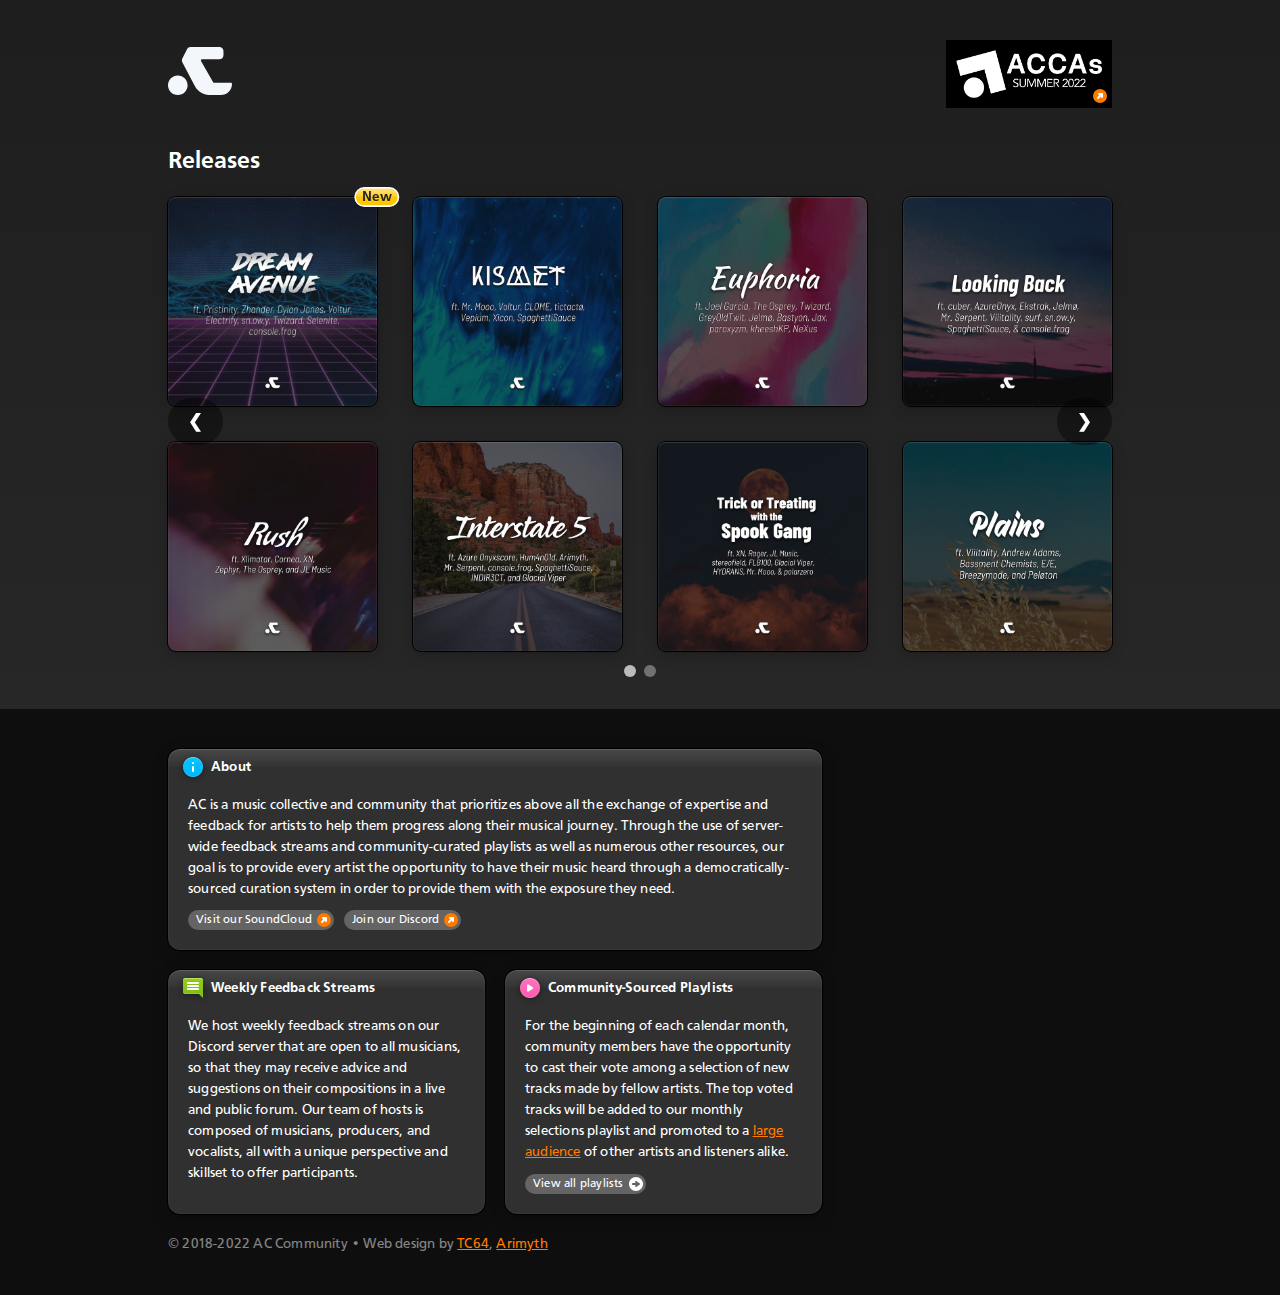
<file: index.html>
<!DOCTYPE html>
<html lang="en" dir="ltr">
	<head>
		<link rel="shortcut icon" href="resources/favicon.ico">
		<link rel="stylesheet" href="index.css">
		<link rel="stylesheet" href="slideshow.css" media="screen">
		<meta charset="utf-8">
		<meta name="viewport" content="width=device-width, initial-scale=1">
		<title>AC Community</title>
	</head>

	<body ontouchstart="">
		<div class="Hero">
			<div class="Wrapper">
				<header class="Hero--header">
					<a href="/"><img src="resources/logo.svg"></a>

					<a class="AccasLink" href="accas">
						<img src="resources/june2022accas.png">
						<img src="resources/icons/externalLink.svg">
					</a>
				</header>

				<section class="Hero--content">
					<h1>Releases</h1>


					<div class="slideshow-container">
						<div class="mySlides">
							<div class="ReleaseGrid">
								<article class="Release">
									<article class="Release--cover">
										<a href="https://soundcloud.com/accommunity/dream-avenue" target=“_blank” class="Release--thumbnail">
											<img src="resources/releases/dreamAvenue.png" alt="Dream Avenue">
											<div class="Release--playIcon"></div>
										</a>

										<span class="Release--newCallout">New</span>
									</article>

									<div class="Release--details Release--details-right">
										<h1>Dream Avenue</h1>
										<h2>ft. Pristinity, Zhander, Dylan Jones, Vokon, Electrify, sn.ow.y, Twizard, Selenite, console.frog</h2>
										<p>Wave has no confines in this amalgamation of retrowave, ambient, and futuristic synth soundscapes brought to you by 9 of AC's most talented minds.</p>
										<h3>May 23, 2021</h3>
									</div>
								</article>

								<article class="Release">
									<article class="Release--cover">
										<a href="https://soundcloud.com/accommunity/kismet" target=“_blank” class="Release--thumbnail">
											<img src="resources/releases/kismet.png" alt="Kismet">
											<div class="Release--playIcon"></div>
										</a>
									</article>

									<div class="Release--details Release--details-right">
										<h1>Kismet</h1>
										<h2>ft. Mr. Mooo, Voltur, CLOME, tictactø, Vepium, Xicon, SpaghettiSauce</h2>
										<p>A fresh, experimental take on future bass brought to you by 7 creative minds in one of the hardest-hitting megacollaborations to date.</p>
										<h3>May 30, 2020</h3>
									</div>
								</article>

								<article class="Release">
									<article class="Release--cover">
									<a href="https://soundcloud.com/accommunity/euphoria" target=“_blank” class="Release--thumbnail">
										<img src="resources/releases/euphoria.png" alt="Euphoria">
										<div class="Release--playIcon"></div>
									</a>
									</article>

									<div class="Release--details Release--details-left">
										<h1>Euphoria</h1>
										<h2>ft. Joel Garcia, The Osprey, Twizard, GreyOldTwit, Jelmø, Bastyon, Jax, paroxyzm, kheeshKP, NeXus</h2>
										<p>10 of the community's finest join together to bring you Euphoria, a lively summer-themed track to end the season with a bang.</p>
										<h3>September 30, 2019</h3>
									</div>
								</article>

								<article class="Release">
									<article class="Release--cover">
										<a href="https://soundcloud.com/accommunity/looking-back" target=“_blank” class="Release--thumbnail">
											<img src="resources/releases/lookingBack.png" alt="Looking Back">
											<div class="Release--playIcon"></div>
										</a>
									</article>

									<div class="Release--details Release--details-left">
										<h1>Looking Back</h1>
										<h2>ft. cuber, AzureOnyx, Ekstrak, Jelmø, Mr. Serpent, Viiitality, surf, sn.ow.y, SpaghettiSauce, console.frog</h2>
										<p>10 talented producers from the community join together to bring you "Looking Back", an atmospheric lo-fi beat tape comprised of multiple unique styles.</p>
										<h3>June 22, 2019</h3>
									</div>
								</article>

								<article class="Release">
									<article class="Release--cover">
										<a href="https://soundcloud.com/accommunity/rush" target=“_blank” class="Release--thumbnail">
											<img src="resources/releases/rush.png" alt="Rush">
											<div class="Release--playIcon"></div>
										</a>
									</article>

									<div class="Release--details Release--details-right">
										<h1>Rush</h1>
										<h2>ft. Xlimator, Cornea, XN, Zephyr, The Osprey, JL Music</h2>
										<p>Six talented dubstep producers from the collective bring you a darker inspired, heavier track.</p>
										<h3>March 9, 2019</h3>
									</div>
								</article>

								<article class="Release">
									<article class="Release--cover">
										<a href="https://soundcloud.com/accommunity/interstate-5" target=“_blank” class="Release--thumbnail">
											<img src="resources/releases/interstate5.png" alt="Interstate 5">
											<div class="Release--playIcon"></div>
										</a>
									</article>

									<div class="Release--details Release--details-right">
										<h1>Interstate 5</h1>
										<h2>ft. Azure Onyxscore, Hum4n01d, Arimyth, Mr. Serpent, console.frog, SpaghettiSauce, INDIR3CT, Glacial Viper</h2>
										<p>The West Coast members of the community present Interstate 5—a multi-genred 8 person megacollaboration.</p>
										<h3>February 10, 2019</h3>
									</div>
								</article>

								<article class="Release">
									<article class="Release--cover">
										<a href="https://soundcloud.com/accommunity/trick-or-treat" target=“_blank” class="Release--thumbnail">
											<img src="resources/releases/trickOrTreatingWithTheSpookGang.png" alt="Trick or Treating with the Spook Gang">
											<div class="Release--playIcon"></div>
										</a>
									</article>

									<div class="Release--details Release--details-left">
										<h1>Trick or Treating with the Spook Gang</h1>
										<h2>ft. XN, Rager, JL Music, stereofield, FLB100, Glacial Viper, HYDRANS, Mr. Mooo, polarzero</h2>
										<p>In one of the largest AC collaborations yet... we present "Trick or Treating with the Spook Gang", a spooky track featuring 9 talented artists from the community.</p>
										<h3>October 31, 2018</h3>
									</div>
								</article>

								<article class="Release">
									<article class="Release--cover">
										<a href="https://soundcloud.com/accommunity/plains" target=“_blank” class="Release--thumbnail">
											<img src="resources/releases/plains.png" alt="Plains">
											<div class="Release--playIcon"></div>
										</a>
									</article>

									<div class="Release--details Release--details-left">
										<h1>Plains</h1>
										<h2>ft. Viiitality, Andrew Adams, Bassment Chemists, E/E, Breezymode, Peløton</h2>
										<p>Back at it again with another community release, this time from the midwest crew!</p>
										<h3>October 13, 2018</h3>
									</div>
								</article>
							</div>
						</div>

						<div class="mySlides">
							<div class="ReleaseGrid">
								<article class="Release">
									<article class="Release--cover">
										<a href="https://soundcloud.com/accommunity/coastal" target=“_blank” class="Release--thumbnail">
											<img src="resources/releases/coastal.png" alt="Coastal">
											<div class="Release--playIcon"></div>
										</a>
									</article>

									<div class="Release--details Release--details-right">
										<h1>Coastal</h1>
										<h2>ft. sn.ow.y, Polar, stereofield, Graye, Insolidarity, AnirudhKhanna, HELIXX, LimeZ</h2>
										<p>Straight from the community, AC presents the Coastal megacollab from community members off the East Coast.</p>
										<h3>August 13, 2018</h3>
									</div>
								</article>
							</div>
						</div>

						<a class="prev" onclick="plusSlides(-1)">&#10094;</a>
  					<a class="next" onclick="plusSlides(1)">&#10095;</a>
					</div>

					<div style="text-align:center" class="dots">
					  <span class="dot" onclick="currentSlide(1)"></span>
					  <span class="dot" onclick="currentSlide(2)"></span>
					</div>
				</section>
			</div>
		</div>

		<a class="AccasLink AccasLink__mobile" href="accas">
			<img src="resources/june2022accas.png">
			<img src="resources/icons/externalLink.svg">
		</a>

		<div class="Wrapper">
			<main>
				<section class="Section">
					<header class="Section--header">
						<img src="resources/icons/info.png" alt="" width="20" height="20">
						<h2>About</h2>
					</header>

					<div class="Section--content">
						<p>AC is a music collective and community that prioritizes above all the exchange of expertise and feedback for artists to help them progress along their musical journey. Through the use of server-wide feedback streams and community-curated playlists as well as numerous other resources, our goal is to provide every artist the opportunity to have their music heard through a democratically-sourced curation system in order to provide them with the exposure they need.
</p>

						<div class="Section--linkGroup">
							<a class="Link" href="https://soundcloud.com/accommunity" target=“_blank”>
								<span>Visit our SoundCloud</span>
								<img src="resources/icons/externalLink.svg">
							</a>

							<a class="Link" href="https://discord.gg/KWbvaSE" target=“_blank”>
								<span>Join our Discord</span>
								<img src="resources/icons/externalLink.svg">
							</a>
						</div>
					</div>
				</section>

				<div class="Row">
					<section class="Section">
						<header class="Section--header">
							<img src="resources/icons/comment.png" alt=""  width="20" height="20">
							<h2>Weekly Feedback Streams</h2>
						</header>

						<div class="Section--content">
							<p>We host weekly feedback streams on our Discord server that are open to all musicians, so that they may receive advice and suggestions on their compositions in a live and public forum. Our team of hosts is composed of musicians, producers, and vocalists, all with a unique perspective and skillset to offer participants.</p>
						</div>
					</section>

					<section class="Section">
						<header class="Section--header">
							<img src="resources/icons/playlist.png" alt="" width="20" height="20">
							<h2>Community-Sourced Playlists</h2>
						</header>

						<div class="Section--content">
							<p>For the beginning of each calendar month, community members have the opportunity to cast their vote among a selection of new tracks made by fellow artists. The top voted tracks will be added to our monthly selections playlist and promoted to a <a href="audience">large audience</a> of other artists and listeners alike.</p>

							<a class="Link" href="playlists">
								<span>View all playlists</span>
								<img src="resources/icons/link.svg">
							</a>
						</div>
					</section>
				</div>

				<footer aria-hidden="true">
					<p>© 2018-2022 AC Community &bullet; Web design by <a href="https://soundcloud.com/tc64music">TC64</a>, <a href="https://soundcloud.com/arimyth">Arimyth</a></p>
				</footer>
			</main>

			<aside>
				<iframe src="https://discordapp.com/widget?id=455487042990768128&theme=dark" width="270" height="360" allowtransparency="true" frameborder="0" sandbox="allow-popups allow-popups-to-escape-sandbox allow-same-origin allow-scripts"></iframe>

				<footer>
					<p>© 2018-2022 AC Community</p>
					<p>Web design by <a href="https://soundcloud.com/tc64music" target=“_blank”>TC64</a>, <a href="https://soundcloud.com/arimyth" target=“_blank”>Arimyth</a>
				</footer>
			</aside>
		</div>
		<script src="src/slideshow.js"></script>
	</body>
</html>
</file>
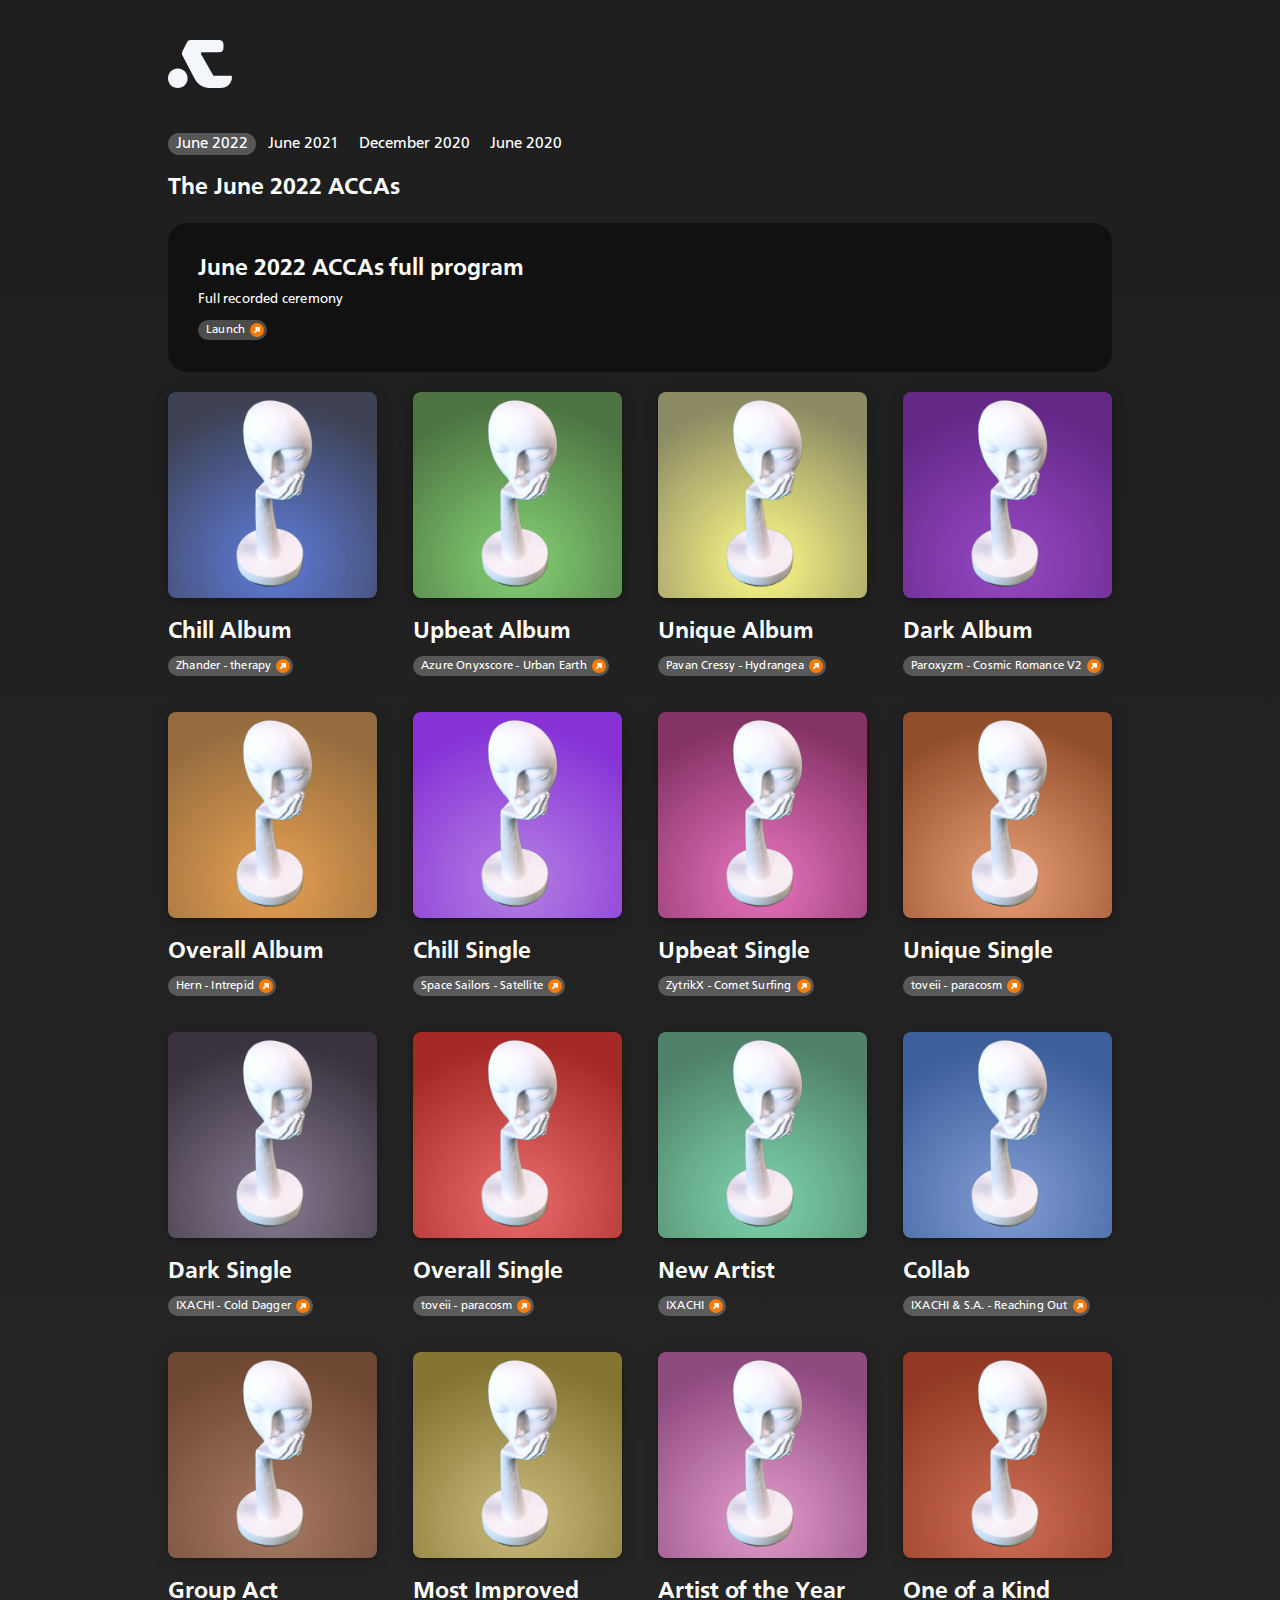
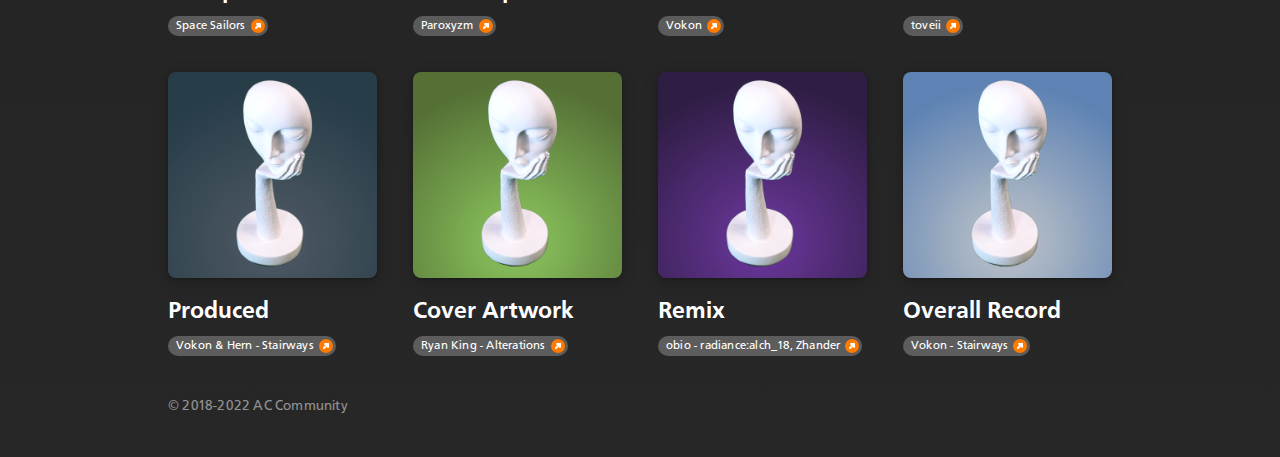
<file: accas.html>
<!DOCTYPE html>
<html class="FullHeightPage" id="accasHtml" lang="en" dir="ltr">
	<head>
		<link rel="shortcut icon" href="resources/favicon.ico">
		<link rel="stylesheet" href="index.css">
		<meta charset="utf-8">
		<meta name="viewport" content="width=device-width, initial-scale=1">
		<title>AC | The June 2020 ACCAs</title>
	</head>

	<body class="FullHeightPage" id="accasBody" ontouchstart="">
		<div class="Hero audience">
			<div class="Wrapper">
				<header class="Hero--header">
					<a href="/"><img src="resources/logo.svg"></a>
				</header>

				<div class="Hero--nav">
					<span class="accordionItemHeading open">June 2022</span>
					<span class="accordionItemHeading close">June 2021</span>
					<span class="accordionItemHeading close">December 2020</span>
					<span class="accordionItemHeading close">June 2020</span>
				</a></div>

				<div class="accordionWrapper">
					<div class="accordionItem open">
						<section class="Hero--content">
							<div class="accordionItemContent">
								<h1>The June 2022 ACCAs</h1>
								<div id="Interactive">
									<div id="interactiveButton2022" class="interactiveButton" onclick="toggle2022()">
										<h1>June 2022 ACCAs full program</h1>
										<p>Full recorded ceremony</p>
										<a class="Link" href="#">
											<span>Launch</span>
											<img src="resources/icons/externalLink.svg">
										</a>
									</div>
									<div id="interactiveIframe2022" class="interactiveIframe hidden"><iframe width="960" height="600" src="https://www.youtube.com/embed/ORVcBiW6KXI" title="YouTube video player" frameborder="0" allow="accelerometer; autoplay; clipboard-write; encrypted-media; gyroscope; picture-in-picture" allowfullscreen></iframe></div>
								</div>
								<div class="AwardsGrid">
									<article class="Award">
										<a class="Award--logo" href="https://soundcloud.com/emotionaltunnel/sets/therapy-1" target=“_blank”><img src="resources/acca/june2022/chillalbum.png"></a>

										<div class="Award--details">
											<h1>Chill Album</h1>

											<a class="Link" href="https://soundcloud.com/emotionaltunnel/sets/therapy-1" target=“_blank”>
												<span>Zhander - therapy</span>
												<img src="resources/icons/externalLink.svg">
											</a>
										</div>
									</article>

									<article class="Award">
										<a class="Award--logo" href="https://soundcloud.com/azureonyx/sets/urban-earth" target=“_blank”><img src="resources/acca/june2022/upbeatalbum.png"></a>

										<div class="Award--details">
											<h1>Upbeat Album</h1>

											<a class="Link" href="https://soundcloud.com/azureonyx/sets/urban-earth" target=“_blank”>
												<span>Azure Onyxscore - Urban Earth</span>
												<img src="resources/icons/externalLink.svg">
											</a>
										</div>
									</article>

									<article class="Award">
										<a class="Award--logo" href="https://soundcloud.com/canismajoris2/sets/hydrangea" target=“_blank”><img src="resources/acca/june2022/uniquealbum.png"></a>

										<div class="Award--details">
											<h1>Unique Album</h1>

											<a class="Link" href="https://soundcloud.com/canismajoris2/sets/hydrangea" target=“_blank”>
												<span>Pavan Cressy - Hydrangea</span>
												<img src="resources/icons/externalLink.svg">
											</a>
										</div>
									</article>

									<article class="Award">
										<a class="Award--logo" href="https://soundcloud.com/paroxyzm-music/sets/cosmic-romance-vol-2" target=“_blank”><img src="resources/acca/june2022/darkalbum.png"></a>

										<div class="Award--details">
											<h1>Dark Album</h1>

											<a class="Link" href="https://soundcloud.com/paroxyzm-music/sets/cosmic-romance-vol-2" target=“_blank”>
												<span>Paroxyzm - Cosmic Romance V2</span>
												<img src="resources/icons/externalLink.svg">
											</a>
										</div>
									</article>

									<article class="Award">
										<a class="Award--logo" href="https://soundcloud.com/hernmusicofficial/sets/intrepid" target=“_blank”><img src="resources/acca/june2022/overallalbum.png"></a>

										<div class="Award--details">
											<h1>Overall Album</h1>

											<a class="Link" href="https://soundcloud.com/hernmusicofficial/sets/intrepid" target=“_blank”>
												<span>Hern - Intrepid</span>
												<img src="resources/icons/externalLink.svg">
											</a>
										</div>
									</article>

									<article class="Award">
										<a class="Award--logo" href="https://soundcloud.com/space-sailors-music/satellite" target=“_blank”><img src="resources/acca/june2022/chillsingle.png"></a>

										<div class="Award--details">
											<h1>Chill Single</h1>

											<a class="Link" href="https://soundcloud.com/space-sailors-music/satellite" target=“_blank”>
												<span>Space Sailors - Satellite</span>
												<img src="resources/icons/externalLink.svg">
											</a>
										</div>
									</article>

									<article class="Award">
										<a class="Award--logo" href="https://soundcloud.com/zytrikx/comet-surfing" target=“_blank”><img src="resources/acca/june2022/upbeatsingle.png"></a>

										<div class="Award--details">
											<h1>Upbeat Single</h1>

											<a class="Link" href="https://soundcloud.com/zytrikx/comet-surfing" target=“_blank”>
												<span>ZytrikX - Comet Surfing</span>
												<img src="resources/icons/externalLink.svg">
											</a>
										</div>
									</article>

									<article class="Award">
										<a class="Award--logo" href="https://soundcloud.com/toveii_music/paracosm" target=“_blank”><img src="resources/acca/june2022/uniquesingle.png"></a>

										<div class="Award--details">
											<h1>Unique Single</h1>

											<a class="Link" href="https://soundcloud.com/toveii_music/paracosm" target=“_blank”>
												<span>toveii - paracosm</span>
												<img src="resources/icons/externalLink.svg">
											</a>
										</div>
									</article>

									<article class="Award">
										<a class="Award--logo" href="https://soundcloud.com/granixachi/colddagger" target=“_blank”><img src="resources/acca/june2022/darksingle.png"></a>

										<div class="Award--details">
											<h1>Dark Single</h1>

											<a class="Link" href="https://soundcloud.com/granixachi/colddagger" target=“_blank”>
												<span>IXACHI - Cold Dagger</span>
												<img src="resources/icons/externalLink.svg">
											</a>
										</div>
									</article>

									<article class="Award">
										<a class="Award--logo" href="https://soundcloud.com/toveii_music/paracosm" target=“_blank”><img src="resources/acca/june2022/overallsingle.png"></a>

										<div class="Award--details">
											<h1>Overall Single</h1>

											<a class="Link" href="https://soundcloud.com/toveii_music/paracosm" target=“_blank”>
												<span>toveii - paracosm</span>
												<img src="resources/icons/externalLink.svg">
											</a>
										</div>
									</article>

									<article class="Award">
										<a class="Award--logo" href="https://soundcloud.com/granixachi" target=“_blank”><img src="resources/acca/june2022/newartist.png"></a>

										<div class="Award--details">
											<h1>New Artist</h1>

											<a class="Link" href="https://soundcloud.com/granixachi" target=“_blank”>
												<span>IXACHI</span>
												<img src="resources/icons/externalLink.svg">
											</a>
										</div>
									</article>

									<article class="Award">
										<a class="Award--logo" href="https://soundcloud.com/granixachi/reaching-out-with-sa"><img src="resources/acca/june2022/collab.png"></a>

										<div class="Award--details">
											<h1>Collab</h1>

											<a class="Link" href="https://soundcloud.com/granixachi/reaching-out-with-sa">
												<span>IXACHI & S.A. - Reaching Out</span>
												<img src="resources/icons/externalLink.svg">
											</a>
										</div>
									</article>

									<article class="Award">
										<a class="Award--logo" href="https://soundcloud.com/space-sailors-music"><img src="resources/acca/june2022/groupact.png"></a>

										<div class="Award--details">
											<h1>Group Act</h1>

											<a class="Link" href="https://soundcloud.com/space-sailors-music">
												<span>Space Sailors</span>
												<img src="resources/icons/externalLink.svg">
											</a>
										</div>
									</article>

									<article class="Award">
										<a class="Award--logo" href="https://soundcloud.com/paroxyzm-music" target=“_blank”><img src="resources/acca/june2022/mostimproved.png"></a>

										<div class="Award--details">
											<h1>Most Improved</h1>

											<a class="Link" href="https://soundcloud.com/paroxyzm-music" target=“_blank”>
												<span>Paroxyzm</span>
												<img src="resources/icons/externalLink.svg">
											</a>
										</div>
									</article>

									<article class="Award">
										<a class="Award--logo" href="https://soundcloud.com/vokonmusic" target=“_blank”><img src="resources/acca/june2022/overallartist.png"></a>

										<div class="Award--details">
											<h1>Artist of the Year</h1>

											<a class="Link" href="https://soundcloud.com/vokonmusic" target=“_blank”>
												<span>Vokon</span>
												<img src="resources/icons/externalLink.svg">
											</a>
										</div>
									</article>

									<article class="Award">
										<a class="Award--logo" href="https://soundcloud.com/toveii_music" target=“_blank”><img src="resources/acca/june2022/oneofakind.png"></a>

										<div class="Award--details">
											<h1>One of a Kind</h1>

											<a class="Link" href="https://soundcloud.com/toveii_music" target=“_blank”>
												<span>toveii</span>
												<img src="resources/icons/externalLink.svg">
											</a>
										</div>
									</article>

									<article class="Award">
										<a class="Award--logo" href="https://soundcloud.com/vokonmusic/stairways-w-hern" target=“_blank”><img src="resources/acca/june2022/bestproduced.png"></a>

										<div class="Award--details">
											<h1>Produced</h1>

											<a class="Link" href="https://soundcloud.com/vokonmusic/stairways-w-hern" target=“_blank”>
												<span>Vokon & Hern - Stairways</span>
												<img src="resources/icons/externalLink.svg">
											</a>
										</div>
									</article>

									<article class="Award">
										<a class="Award--logo" href="https://soundcloud.com/ryan-king-260588233/altrations" target=“_blank”><img src="resources/acca/june2022/coverart.png"></a>

										<div class="Award--details">
											<h1>Cover Artwork</h1>

											<a class="Link" href="https://soundcloud.com/ryan-king-260588233/altrations" target=“_blank”>
												<span>Ryan King - Alterations</span>
												<img src="resources/icons/externalLink.svg">
											</a>
										</div>
									</article>

									<article class="Award">
										<a class="Award--logo" href="https://soundcloud.com/zhander1/o-b-i-o-radiance-alch_18-x-zhander-remix" target=“_blank”><img src="resources/acca/june2022/remix.png"></a>

										<div class="Award--details">
											<h1>Remix</h1>

											<a class="Link" href="https://soundcloud.com/zhander1/o-b-i-o-radiance-alch_18-x-zhander-remix" target=“_blank”>
												<span>obio - radiance:alch_18, Zhander</span>
												<img src="resources/icons/externalLink.svg">
											</a>
										</div>
									</article>

									<article class="Award">
										<a class="Award--logo" href="https://soundcloud.com/vokonmusic/sets/stairways" target=“_blank”><img src="resources/acca/june2022/recordoftheyear.png"></a>

										<div class="Award--details">
											<h1>Overall Record</h1>

											<a class="Link" href="https://soundcloud.com/vokonmusic/sets/stairways" target=“_blank”>
												<span>Vokon - Stairways</span>
												<img src="resources/icons/externalLink.svg">
											</a>
										</div>
									</article>


								</div>
							</div>
						</section>
					</div>
					<div class="accordionItem close">
						<section class="Hero--content">
							<div class="accordionItemContent">
								<h1>The June 2021 ACCAs</h1>
								<div id="Interactive">
									<div id="interactiveButton2021" class="interactiveButton" onclick="toggle2021()">
										<h1>June 2021 ACCAs full program</h1>
										<p>Full recorded ceremony</p>
										<a class="Link" href="#">
											<span>Launch</span>
											<img src="resources/icons/externalLink.svg">
										</a>
									</div>
									<div id="interactiveIframe2021" class="interactiveIframe hidden"><iframe width="960" height="600" src="https://www.youtube.com/embed/n_2yBexrIMc" title="YouTube video player" frameborder="0" allow="accelerometer; autoplay; clipboard-write; encrypted-media; gyroscope; picture-in-picture" allowfullscreen></iframe></div>
								</div>
								<div class="AwardsGrid">
									<article class="Award">
										<a class="Award--logo" href="https://soundcloud.com/space-sailors-music/sets/tapes-vol-2" target=“_blank”><img src="resources/acca/june2021/chillalbum.png"></a>

										<div class="Award--details">
											<h1>Chill Album</h1>

											<a class="Link" href="https://soundcloud.com/space-sailors-music/sets/tapes-vol-2" target=“_blank”>
												<span>Space Sailors - Tapes Vol. 2</span>
												<img src="resources/icons/externalLink.svg">
											</a>
										</div>
									</article>

									<article class="Award">
										<a class="Award--logo" href="https://soundcloud.com/derumusic/sets/a-new-beginning" target=“_blank”><img src="resources/acca/june2021/upbeatalbum.png"></a>

										<div class="Award--details">
											<h1>Upbeat Album</h1>

											<a class="Link" href="https://soundcloud.com/derumusic/sets/a-new-beginning" target=“_blank”>
												<span>Kavoi - A New Beginning</span>
												<img src="resources/icons/externalLink.svg">
											</a>
										</div>
									</article>

									<article class="Award">
										<a class="Award--logo" href="https://soundcloud.com/user-153919822/sets/argonaut-ep" target=“_blank”><img src="resources/acca/june2021/uniquealbum.png"></a>

										<div class="Award--details">
											<h1>Unique Album</h1>

											<a class="Link" href="https://soundcloud.com/user-153919822/sets/argonaut-ep" target=“_blank”>
												<span>Foewi - Argonaut</span>
												<img src="resources/icons/externalLink.svg">
											</a>
										</div>
									</article>

									<article class="Award">
										<a class="Award--logo" href="https://soundcloud.com/derumusic/sets/a-new-beginning" target=“_blank”><img src="resources/acca/june2021/overallalbum.png"></a>

										<div class="Award--details">
											<h1>Overall Album</h1>

											<a class="Link" href="hhttps://soundcloud.com/derumusic/sets/a-new-beginning" target=“_blank”>
												<span>Kavoi - A New Beginning</span>
												<img src="resources/icons/externalLink.svg">
											</a>
										</div>
									</article>

									<article class="Award">
										<a class="Award--logo" href="https://soundcloud.com/user-900765433/yfregeerg" target=“_blank”><img src="resources/acca/june2021/upbeatsingle.png"></a>

										<div class="Award--details">
											<h1>Upbeat Single</h1>

											<a class="Link" href="https://soundcloud.com/user-900765433/yfregeerg" target=“_blank”>
												<span>alch18 - Abyss</span>
												<img src="resources/icons/externalLink.svg">
											</a>
										</div>
									</article>

									<article class="Award">
										<a class="Award--logo" href="https://soundcloud.com/obiowave/frontier" target=“_blank”><img src="resources/acca/june2021/chillsingle.png"></a>

										<div class="Award--details">
											<h1>Chill Single</h1>

											<a class="Link" href="https://soundcloud.com/obiowave/frontier" target=“_blank”>
												<span>o b i o - Frontier</span>
												<img src="resources/icons/externalLink.svg">
											</a>
										</div>
									</article>

									<article class="Award">
										<a class="Award--logo" href="https://soundcloud.com/isgmusic/untitled" target=“_blank”><img src="resources/acca/june2021/uniquesingle.png"></a>

										<div class="Award--details">
											<h1>Unique Single</h1>

											<a class="Link" href="https://soundcloud.com/isgmusic/untitled" target=“_blank”>
												<span>isg - 02.24.21</span>
												<img src="resources/icons/externalLink.svg">
											</a>
										</div>
									</article>

									<article class="Award">
										<a class="Award--logo" href="https://soundcloud.com/wearefrontier/fr206" target=“_blank”><img src="resources/acca/june2021/darksingle.png"></a>

										<div class="Award--details">
											<h1>Dark Single</h1>

											<a class="Link" href="https://soundcloud.com/wearefrontier/fr206" target=“_blank”>
												<span>Vepium - Dust</span>
												<img src="resources/icons/externalLink.svg">
											</a>
										</div>
									</article>

									<article class="Award">
										<a class="Award--logo" href="https://soundcloud.com/benjamin_vacca/chroma" target=“_blank”><img src="resources/acca/june2021/overallsingle.png"></a>

										<div class="Award--details">
											<h1>Overall Single</h1>

											<a class="Link" href="https://soundcloud.com/benjamin_vacca/chroma" target=“_blank”>
												<span>Ben Vacca - Chroma</span>
												<img src="resources/icons/externalLink.svg">
											</a>
										</div>
									</article>

									<article class="Award">
										<a class="Award--logo" href="https://soundcloud.com/benjamin_vacca" target=“_blank”><img src="resources/acca/june2021/mostimproved.png"></a>

										<div class="Award--details">
											<h1>Most Improved</h1>

											<a class="Link" href="https://soundcloud.com/benjamin_vacca" target=“_blank”>
												<span>ben vacca</span>
												<img src="resources/icons/externalLink.svg">
											</a>
										</div>
									</article>

									<article class="Award">
										<a class="Award--logo" href="https://soundcloud.com/exroofficial_dotxdot" target=“_blank”><img src="resources/acca/june2021/bestnew.png"></a>

										<div class="Award--details">
											<h1>New Artist</h1>

											<a class="Link" href="https://soundcloud.com/exroofficial_dotxdot" target=“_blank”>
												<span>:exro</span>
												<img src="resources/icons/externalLink.svg">
											</a>
										</div>
									</article>

									<article class="Award">
										<a class="Award--logo" href="#" onclick="window.open('https://soundcloud.com/etchris'); window.open('https://soundcloud.com/tolberto_auxy');"><img src="resources/acca/june2021/bestcollab.png"></a>

										<div class="Award--details">
											<h1>Collab</h1>

											<a class="Link" href="#" onclick="window.open('https://soundcloud.com/etchris'); window.open('https://soundcloud.com/tolberto_auxy');">
												<span>etchris & Tolberto</span>
												<img src="resources/icons/externalLink.svg">
											</a>
										</div>
									</article>

									<article class="Award">
										<a class="Award--logo" href="https://soundcloud.com/derumusic" target=“_blank”><img src="resources/acca/june2021/solsticeartist.png"></a>

										<div class="Award--details">
											<h1>Overall Artist</h1>

											<a class="Link" href="https://soundcloud.com/derumusic" target=“_blank”>
												<span>Kavoi</span>
												<img src="resources/icons/externalLink.svg">
											</a>
										</div>
									</article>

									<article class="Award">
										<a class="Award--logo" href="https://soundcloud.com/hernmusicofficial/sets/health" target=“_blank”><img src="resources/acca/june2021/coverart.png"></a>

										<div class="Award--details">
											<h1>Cover Art</h1>

											<a class="Link" href="https://soundcloud.com/hernmusicofficial/sets/health" target=“_blank”>
												<span>Hern - Health</span>
												<img src="resources/icons/externalLink.svg">
											</a>
										</div>
									</article>

									<article class="Award">
										<a class="Award--logo" href="https://soundcloud.com/paroxyzm-music/solar-radiation" target=“_blank”><img src="resources/acca/june2021/bestproduced.png"></a>

										<div class="Award--details">
											<h1>Production</h1>

											<a class="Link" href="https://soundcloud.com/paroxyzm-music/solar-radiation" target=“_blank”>
												<span>Paroxyzm - Solar Radiation</span>
												<img src="resources/icons/externalLink.svg">
											</a>
										</div>
									</article>

									<article class="Award">
										<a class="Award--logo" href="https://soundcloud.com/obiowave/frontier" target=“_blank”><img src="resources/acca/june2021/solsticerecord.png"></a>

										<div class="Award--details">
											<h1>Overall Record</h1>

											<a class="Link" href="https://soundcloud.com/obiowave/frontier" target=“_blank”>
												<span>o b i o - Frontier</span>
												<img src="resources/icons/externalLink.svg">
											</a>
										</div>
									</article>


								</div>
							</div>
						</section>
					</div>
					<div class="accordionItem close">
						<section class="Hero--content">
							<div class="accordionItemContent">
								<h1>The December 2020 ACCAs</h1>
								<div class="AwardsGrid">
									<article class="Award">
										<a class="Award--logo" href="https://soundcloud.com/glcrs/sets/disc2" target=“_blank”><img src="resources/acca/december2020/OverallAlbum.png"></a>

										<div class="Award--details">
											<h1>Overall Album</h1>

											<a class="Link" href="https://soundcloud.com/glcrs/sets/disc2" target=“_blank”>
												<span>GLACIERS - Discovery: Adventura</span>
												<img src="resources/icons/externalLink.svg">
											</a>
										</div>
									</article>

									<article class="Award">
										<a class="Award--logo" href="https://soundcloud.com/glcrs/sets/disc3" target=“_blank”><img src="resources/acca/december2020/CreativeAlbum.png"></a>

										<div class="Award--details">
											<h1>Creative Album</h1>

											<a class="Link" href="https://soundcloud.com/glcrs/sets/disc3" target=“_blank”>
												<span>GLACIERS - Discovery: Essence</span>
												<img src="resources/icons/externalLink.svg">
											</a>
										</div>
									</article>

									<article class="Award">
										<a class="Award--logo" href="https://soundcloud.com/space-sailors-music/sets/tapes-vol-1" target=“_blank”><img src="resources/acca/december2020/ChillAlbum.png"></a>

										<div class="Award--details">
											<h1>Chill Album</h1>

											<a class="Link" href="https://soundcloud.com/space-sailors-music/sets/tapes-vol-1" target=“_blank”>
												<span>Space Sailors - Tapes Vol. 1</span>
												<img src="resources/icons/externalLink.svg">
											</a>
										</div>
									</article>

									<article class="Award">
										<a class="Award--logo" href="https://soundcloud.com/space-sailors-music" target=“_blank”><img src="resources/acca/december2020/BestGroupAct.png"></a>

										<div class="Award--details">
											<h1>Music Group</h1>

											<a class="Link" href="https://soundcloud.com/space-sailors-music" target=“_blank”>
												<span>Space Sailors</span>
												<img src="resources/icons/externalLink.svg">
											</a>
										</div>
									</article>

									<article class="Award">
										<a class="Award--logo" href="https://soundcloud.com/syukren" target=“_blank”><img src="resources/acca/december2020/BestNewArtist.png"></a>

										<div class="Award--details">
											<h1>New Artist</h1>

											<a class="Link" href="https://soundcloud.com/syukren" target=“_blank”>
												<span>Syukren</span>
												<img src="resources/icons/externalLink.svg">
											</a>
										</div>
									</article>

									<article class="Award">
										<a class="Award--logo" href="https://soundcloud.com/mr_mooo" target=“_blank”><img src="resources/acca/december2020/MostImproved.png"></a>

										<div class="Award--details">
											<h1>Most Improved</h1>

											<a class="Link" href="https://soundcloud.com/mr_mooo" target=“_blank”>
												<span>mr. mooo</span>
												<img src="resources/icons/externalLink.svg">
											</a>
										</div>
									</article>

									<article class="Award">
										<a class="Award--logo" href="https://soundcloud.com/tolberto_auxy" target=“_blank”><img src="resources/acca/december2020/ArtistOTS.png"></a>

										<div class="Award--details">
											<h1>Overall Artist</h1>

											<a class="Link" href="https://soundcloud.com/tolberto_auxy" target=“_blank”>
												<span>Tolberto</span>
												<img src="resources/icons/externalLink.svg">
											</a>
										</div>
									</article>

									<article class="Award">
										<a class="Award--logo" href="https://soundcloud.com/obiowave/embark" target=“_blank”><img src="resources/acca/december2020/ChillSingle.png"></a>

										<div class="Award--details">
											<h1>Chill Single</h1>

											<a class="Link" href="https://soundcloud.com/obiowave/embark" target=“_blank”>
												<span>o b i o - Embark</span>
												<img src="resources/icons/externalLink.svg">
											</a>
										</div>
									</article>

									<article class="Award">
										<a class="Award--logo" href="https://soundcloud.com/sanctuarycollective/joshua-tu-hard-drive" target=“_blank”><img src="resources/acca/december2020/DarkSingle.png"></a>

										<div class="Award--details">
											<h1>Dark Single</h1>

											<a class="Link" href="https://soundcloud.com/sanctuarycollective/joshua-tu-hard-drive" target=“_blank”>
												<span>Joshua Tu (杜璟瑜) - Hard Drive</span>
												<img src="resources/icons/externalLink.svg">
											</a>
										</div>
									</article>

									<article class="Award">
										<a class="Award--logo" href="https://soundcloud.com/wearefrontier/fr101" target=“_blank”><img src="resources/acca/december2020/OverallSingle.png"></a>

										<div class="Award--details">
											<h1>Overall Single</h1>

											<a class="Link" href="https://soundcloud.com/wearefrontier/fr101" target=“_blank”>
												<span>Tolberto - Cry Out Loud</span>
												<img src="resources/icons/externalLink.svg">
											</a>
										</div>
									</article>

									<article class="Award">
										<a class="Award--logo" href="https://soundcloud.com/syukren/soundtest" target=“_blank”><img src="resources/acca/december2020/CreativeSingle.png"></a>

										<div class="Award--details">
											<h1>Creative Single</h1>

											<a class="Link" href="https://soundcloud.com/syukren/soundtest" target=“_blank”>
												<span>syukren - sound test</span>
												<img src="resources/icons/externalLink.svg">
											</a>
										</div>
									</article>

									<article class="Award">
										<a class="Award--logo" href="https://soundcloud.com/tolberto_auxy/dusk-feat-toveii" target=“_blank”><img src="resources/acca/december2020/UpbeatSingle.png"></a>

										<div class="Award--details">
											<h1>Upbeat Single</h1>

											<a class="Link" href="https://soundcloud.com/tolberto_auxy/dusk-feat-toveii" target=“_blank”>
												<span>Tolberto and Toveii - Dusk</span>
												<img src="resources/icons/externalLink.svg">
											</a>
										</div>
									</article>

									<article class="Award">
										<a class="Award--logo" href="https://soundcloud.com/zenezen/zenter-ft-fiop-far-away" target=“_blank”><img src="resources/acca/december2020/CoverArt.png"></a>

										<div class="Award--details">
											<h1>Cover Art</h1>

											<a class="Link" href="https://soundcloud.com/zenezen/zenter-ft-fiop-far-away" target=“_blank”>
												<span>Zenter and Fiop - Far Away</span>
												<img src="resources/icons/externalLink.svg">
											</a>
										</div>
									</article>


								</div>
							</div>
						</section>
					</div>
					<div class="accordionItem close">
						<section class="Hero--content">
							<div class="accordionItemContent">
								<h1>The June 2020 ACCAs</h1>
								<div id="Interactive">
									<div id="interactiveButton2020" class="interactiveButton" onclick="toggle2020()">
										<img src="resources/acca/cube.svg" id="interactiveCubeImage" alt="">
										<h1>3D interactive trophy hall</h1>
										<p>Use mouse and WASD to navigate</p>
										<a class="Link" href="#">
											<span>Launch</span>
											<img src="resources/icons/externalLink.svg">
										</a>
									</div>
									<div id="interactiveIframe2020" class="hidden interactiveIframe"><iframe src="https://i.simmer.io/@GLACIERS/j20showroom" style="width:960px;height:600px;border:0"></iframe></div>
								</div>

								<div class="AwardsGrid">
									<article class="Award">
										<a class="Award--logo" href="https://soundcloud.com/tolberto_auxy/sets/landscape-ep" target=“_blank”><img src="resources/acca/june2020/AlbumEP/overallalbumweb.png"></a>

										<div class="Award--details">
											<h1>Overall Album</h1>

											<a class="Link" href="https://soundcloud.com/tolberto_auxy/sets/landscape-ep" target=“_blank”>
												<span>Tolberto - Landscape</span>
												<img src="resources/icons/externalLink.svg">
											</a>
										</div>
									</article>

									<article class="Award">
										<a class="Award--logo" href="https://soundcloud.com/hernmusicofficial/sets/smoke" target=“_blank”><img src="resources/acca/june2020/AlbumEP/uniquealbumweb.png"></a>

										<div class="Award--details">
											<h1>Unique Album</h1>

											<a class="Link" href="https://soundcloud.com/tolberto_auxy/sets/landscape-ep" target=“_blank”>
												<span>Hern - Smoke</span>
												<img src="resources/icons/externalLink.svg">
											</a>
										</div>
									</article>

									<article class="Award">
										<a class="Award--logo" href="https://soundcloud.com/user-838822463/sets/time-ep" target=“_blank”><img src="resources/acca/june2020/AlbumEP/upbeatalbumweb.png"></a>

										<div class="Award--details">
											<h1>Upbeat Album</h1>

											<a class="Link" href="https://soundcloud.com/user-838822463/sets/time-ep" target=“_blank”>
												<span>Voltur - Time</span>
												<img src="resources/icons/externalLink.svg">
											</a>
										</div>
									</article>

									<article class="Award">
										<a class="Award--logo" href="https://soundcloud.com/polychorarecs/tropigogia-obio-sleepsignal" target=“_blank”><img src="resources/acca/june2020/Artist/bestduoweb.png"></a>

										<div class="Award--details">
											<h1>Duo Group</h1>

											<a class="Link" href="https://soundcloud.com/polychorarecs/tropigogia-obio-sleepsignal" target=“_blank”>
												<span>Tropigogia & Obio - Sleep Signal</span>
												<img src="resources/icons/externalLink.svg">
											</a>
										</div>
									</article>

									<article class="Award">
										<a class="Award--logo" href="https://soundcloud.com/clomemusic" target=“_blank”><img src="resources/acca/june2020/Artist/bestnewartistweb.png"></a>

										<div class="Award--details">
											<h1>New Artist</h1>

											<a class="Link" href="https://soundcloud.com/clomemusic" target=“_blank”>
												<span>clome</span>
												<img src="resources/icons/externalLink.svg">
											</a>
										</div>
									</article>

									<article class="Award">
										<a class="Award--logo" href="https://soundcloud.com/volturauxy" target=“_blank”><img src="resources/acca/june2020/Artist/mostimprovedweb.png"></a>

										<div class="Award--details">
											<h1>Most Improved</h1>

											<a class="Link" href="https://soundcloud.com/volturauxy" target=“_blank”>
												<span>Voltur</span>
												<img src="resources/icons/externalLink.svg">
											</a>
										</div>
									</article>

									<article class="Award">
										<a class="Award--logo" href="https://soundcloud.com/drajie" target=“_blank”><img src="resources/acca/june2020/Artist/solsticeartistweb.png"></a>

										<div class="Award--details">
											<h1>Overall Artist</h1>

											<a class="Link" href="https://soundcloud.com/drajie" target=“_blank”>
												<span>drajie</span>
												<img src="resources/icons/externalLink.svg">
											</a>
										</div>
									</article>

									<article class="Award">
										<a class="Award--logo" href="https://soundcloud.com/stereofld/pulse" target=“_blank”><img src="resources/acca/june2020/Single/chillsingleweb.png"></a>

										<div class="Award--details">
											<h1>Chill Single</h1>

											<a class="Link" href="https://soundcloud.com/stereofld/pulse" target=“_blank”>
												<span>stereofield & Mr. Serpent - Pulse</span>
												<img src="resources/icons/externalLink.svg">
											</a>
										</div>
									</article>

									<article class="Award">
										<a class="Award--logo" href="https://soundcloud.com/xn_music/im-back" target=“_blank”><img src="resources/acca/june2020/Single/darksingleweb.png"></a>

										<div class="Award--details">
											<h1>Dark Single</h1>

											<a class="Link" href="https://soundcloud.com/xn_music/im-back" target=“_blank”>
												<span>XN - I'm Back</span>
												<img src="resources/icons/externalLink.svg">
											</a>
										</div>
									</article>

									<article class="Award">
										<a class="Award--logo" href="https://soundcloud.com/dadmother/petoriko-ru" target=“_blank”><img src="resources/acca/june2020/Single/overallsingleweb.png"></a>

										<div class="Award--details">
											<h1>Overall Single</h1>

											<a class="Link" href="https://soundcloud.com/dadmother/petoriko-ru" target=“_blank”>
												<span>Dadmother - Petorikoru</span>
												<img src="resources/icons/externalLink.svg">
											</a>
										</div>
									</article>

									<article class="Award">
										<a class="Award--logo" href="https://soundcloud.com/drajie/clock" target=“_blank”><img src="resources/acca/june2020/Single/uniquesingle.png"></a>

										<div class="Award--details">
											<h1>Unique Single</h1>

											<a class="Link" href="https://soundcloud.com/drajie/clock" target=“_blank”>
												<span>drajie - clock</span>
												<img src="resources/icons/externalLink.svg">
											</a>
										</div>
									</article>

									<article class="Award">
										<a class="Award--logo" href="https://soundcloud.com/hexx-official/turn-the-page" target="_blank"><img src="resources/acca/june2020/Single/upbeatsingleweb.png"></a>

										<div class="Award--details">
											<h1>Upbeat Single</h1>

											<a class="Link" href="https://soundcloud.com/hexx-official/turn-the-page" target=“_blank”>
												<span>Hexx & Tolberto - Turn The Page</span>
												<img src="resources/icons/externalLink.svg">
											</a>
										</div>
									</article>

									<article class="Award">
										<a class="Award--logo" href="https://soundcloud.com/mr_mooo/static-talk" target=“_blank”><img src="resources/acca/june2020/Other/coverartweb.png"></a>

										<div class="Award--details">
											<h1>Cover Art</h1>

											<a class="Link" href="https://soundcloud.com/mr_mooo/static-talk" target=“_blank”>
												<span>Mr Mooo - Static Talk</span>
												<img src="resources/icons/externalLink.svg">
											</a>
										</div>
									</article>


								</div>
							</div>
						</section>
					</div>
				</div>

				<footer>
					<p>© 2018-2022 AC Community</p>
				</footer>
			</div>
		</div>
		<script src="src/script.js"></script>
	</body>
</html>
</file>
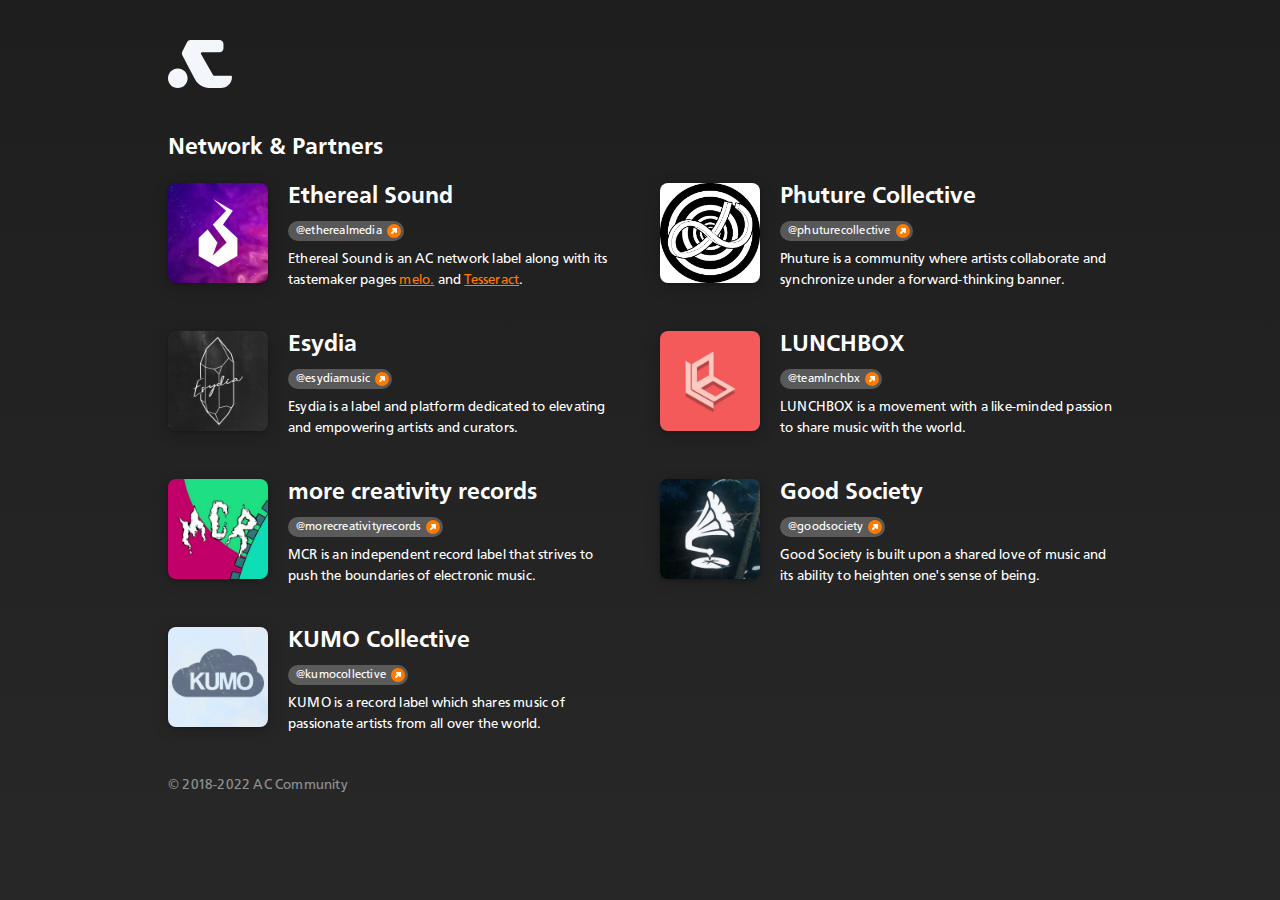
<file: audience.html>
<!DOCTYPE html>
<html class="FullHeightPage" lang="en" dir="ltr">
	<head>
		<link rel="shortcut icon" href="resources/favicon.ico">
		<link rel="stylesheet" href="index.css">
		<meta charset="utf-8">
		<meta name="viewport" content="width=device-width, initial-scale=1">
		<title>AC | Network & Partners</title>
	</head>

	<body class="FullHeightPage" ontouchstart="">
		<div class="Hero audience">
			<div class="Wrapper">
				<header class="Hero--header">
					<a href="/"><img src="resources/logo.svg"></a>
				</header>

				<section class="Hero--content">
					<h1>Network & Partners</h1>

					<div class="AudienceGrid">
						<article class="Partner">
							<a class="Partner--logo" href="https://soundcloud.com/etherealmedia" target=“_blank”><img src="resources/partnerIcons/ethereal.jpg"></a>

							<div class="Partner--details">
								<h1>Ethereal Sound</h1>

								<a class="Link" href="https://soundcloud.com/etherealmedia" target=“_blank”>
									<span>@etherealmedia</span>
									<img src="resources/icons/externalLink.svg">
								</a>

								<p>Ethereal Sound is an AC network label along with its tastemaker pages <a href="https://soundcloud.com/melolabel">melo.</a> and <a href="https://soundcloud.com/teamtesseract">Tesseract</a>.</p>
							</div>
						</article>

						<article class="Partner">
							<a class="Partner--logo" href="https://soundcloud.com/phuturecollective" target=“_blank”><img src="resources/partnerIcons/phuture.png"></a>

							<div class="Partner--details">
								<h1>Phuture Collective</h1>

								<a class="Link" href="https://soundcloud.com/phuturecollective" target=“_blank”>
									<span>@phuturecollective</span>
									<img src="resources/icons/externalLink.svg">
								</a>

								<p>Phuture is a community where artists collaborate and synchronize under a forward-thinking banner.</p>
							</div>
						</article>

						<article class="Partner">
							<a class="Partner--logo" href="https://soundcloud.com/esydiamusic" target=“_blank”><img src="resources/partnerIcons/esydia.jpg"></a>

							<div class="Partner--details">
								<h1>Esydia</h1>

								<a class="Link" href="https://soundcloud.com/esydiamusic" target=“_blank”>
									<span>@esydiamusic</span>
									<img src="resources/icons/externalLink.svg">
								</a>

								<p>Esydia is a label and platform dedicated to elevating and empowering artists and curators.</p>
							</div>
						</article>

						<article class="Partner">
							<a class="Partner--logo" href="https://soundcloud.com/teamlnchbx" target=“_blank”><img src="resources/partnerIcons/lunchbox.jpg"></a>

							<div class="Partner--details">
								<h1>LUNCHBOX</h1>

								<a class="Link" href="https://soundcloud.com/teamlnchbx" target=“_blank”>
									<span>@teamlnchbx</span>
									<img src="resources/icons/externalLink.svg">
								</a>

								<p>LUNCHBOX is a movement with a like-minded passion to share music with the world.</p>
							</div>
						</article>

						<article class="Partner">
							<a class="Partner--logo" href="https://soundcloud.com/morecreativityrecords" target=“_blank”><img src="resources/partnerIcons/mcr.jpg"></a>

							<div class="Partner--details">
								<h1>more creativity records</h1>

								<a class="Link" href="https://soundcloud.com/morecreativityrecords" target=“_blank”>
									<span>@morecreativityrecords</span>
									<img src="resources/icons/externalLink.svg">
								</a>

								<p>MCR is an independent record label that strives to push the boundaries of electronic music.</p>
							</div>
						</article>

						<article class="Partner">
							<a class="Partner--logo" href="https://soundcloud.com/goodsociety" target=“_blank”><img src="resources/partnerIcons/goodsociety.jpg"></a>

							<div class="Partner--details">
								<h1>Good Society</h1>

								<a class="Link" href="https://soundcloud.com/goodsociety" target=“_blank”>
									<span>@goodsociety</span>
									<img src="resources/icons/externalLink.svg">
								</a>

								<p>Good Society is built upon a shared love of music and its ability to heighten one's sense of being.</p>
							</div>
						</article>

						<article class="Partner">
							<a class="Partner--logo" href="https://soundcloud.com/kumocollective" target=“_blank”><img src="resources/partnerIcons/kumo.jpg"></a>

							<div class="Partner--details">
								<h1>KUMO Collective</h1>

								<a class="Link" href="https://soundcloud.com/kumocollective" target=“_blank”>
									<span>@kumocollective</span>
									<img src="resources/icons/externalLink.svg">
								</a>

								<p>KUMO is a record label which shares music of passionate artists from all over the world.</p>
							</div>
						</article>
					</div>
				</section>

				<footer>
					<p>© 2018-2022 AC Community</p>
				</footer>
			</div>
		</div>
	</body>
</html>
</file>
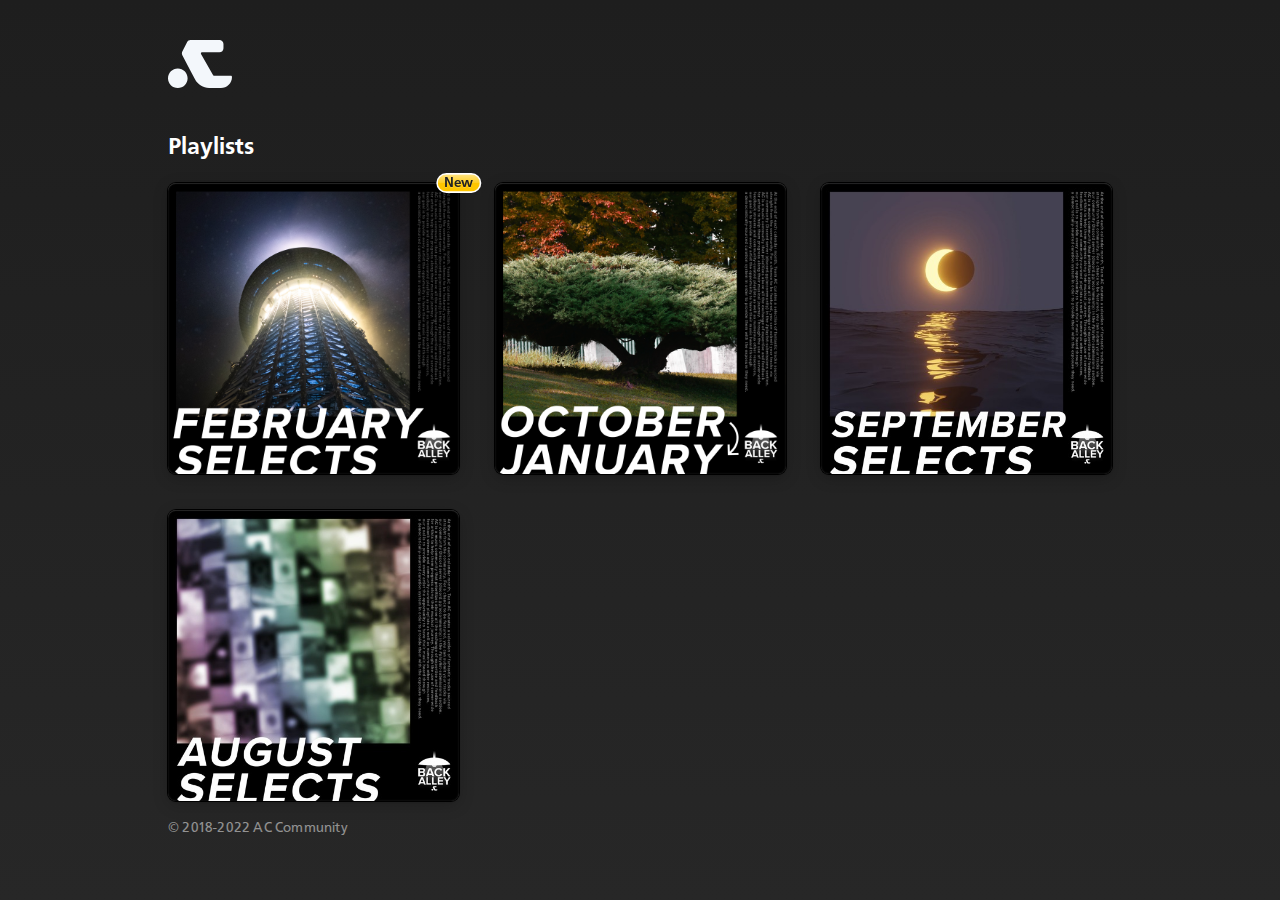
<file: playlists.html>
<!DOCTYPE html>
<html lang="en" dir="ltr" class="playlists">
	<head>
		<link rel="shortcut icon" href="resources/favicon.ico">
		<link rel="stylesheet" href="index.css">
		<link rel="stylesheet" href="slideshow.css" media="screen">
		<meta charset="utf-8">
		<meta name="viewport" content="width=device-width, initial-scale=1">
		<title>AC | Playlists</title>
	</head>

	<body ontouchstart="" class="playlists">
		<div class="Hero playlists">
			<div class="Wrapper">
				<header class="Hero--header">
					<a href="/"><img src="resources/logo.svg"></a>
				</header>

				<section class="Hero--content">
					<h1>Playlists</h1>

					<div class="slideshow-container">
						<div class="mySlides">
							<div class="PlaylistGrid">
								<article class="Release">
									<article class="Release--cover">
										<a href="https://soundcloud.com/accommunity/sets/acba4" target=“_blank” class="Release--thumbnail">
											<img src="resources/acba/02-23.png" alt="February 2023 Cover">
											<div class="Release--playIcon"></div>
										</a>

										<span class="Release--newCallout">New</span>
									</article>

									<div class="Release--details Release--details-right">
										<h1>AC Back Alley - February (2023)</h1>
										<h2>ft. vøma, ALCH, Hern, ZytrikX, iBAC, kadde, TENJOS, Riigged, :exro, 5hyguy, Mr. Serpent</h2>
										<h3>February, 2023</h3>
									</div>
								</article>

								<article class="Release">
									<article class="Release--cover">
										<a href="https://soundcloud.com/accommunity/sets/acba3" target=“_blank” class="Release--thumbnail">
											<img src="resources/acba/10-22--01-23.png" alt="October 2022 - January 2023 Cover">
											<div class="Release--playIcon"></div>
										</a>
									</article>

									<div class="Release--details Release--details-right">
										<h1>AC Back Alley - October/January Selects (2022/2023)</h1>
										<h2>ft. TC64, sevvy, Xicon, kadde, iBAC, alch_18, XN, ben vacca, Swimmer Sounds, Ryan King, Joshua Tu, Vokon, Jvst Saying, Catdoze, tictactø, Mr. Serpent, Electrify, etchris, R3coil, Hern</h2>
										<h3>October, 2022 - January, 2023</h3>
									</div>
								</article>

								<article class="Release">
									<article class="Release--cover">
										<a href="https://soundcloud.com/accommunity/sets/acba2" target=“_blank” class="Release--thumbnail">
											<img src="resources/acba/09-22.jpg" alt="September 2022 Cover">
											<div class="Release--playIcon"></div>
										</a>
									</article>

									<div class="Release--details Release--details-right">
										<h1>AC Back Alley - September Selects (2022)</h1>
										<h2>ft. kadde, Foewi, voma, Pristinity, Hern, :exro, alch_18, Stardust, iBAC, Swimmer Sounds, Zhander, orangehatclub</h2>
										<h3>October, 2022</h3>
									</div>
								</article>

								<article class="Release">
									<article class="Release--cover">
										<a href="https://soundcloud.com/accommunity/sets/acba1" target=“_blank” class="Release--thumbnail">
											<img src="resources/acba/08-22.jpg" alt="August 2022 Cover">
											<div class="Release--playIcon"></div>
										</a>
									</article>

									<div class="Release--details Release--details-right">
										<h1>AC Back Alley - August Selects (2022)</h1>
										<h2>ft. iBAC, kadde, Vokon, addison, RIFTER, FRM, Pavan Cressy, alch_18, COLLIXION, ZytrikX, Hern, Zhander, Pristinity, Potatert0t, Peregrihn</h2>
										<h3>September, 2022</h3>
									</div>
								</article>
							</div>
						</div>

						<!-- <a class="prev" onclick="plusSlides(-1)">&#10094;</a>
  					<a class="next" onclick="plusSlides(1)">&#10095;</a> -->
					</div>

					<!-- <div style="text-align:center" class="dots">
					  <span class="dot" onclick="currentSlide(1)"></span>
						<span class="dot" onclick="currentSlide(2)"></span>
					</div> -->

				</section><br>
				<footer>
					<p>© 2018-2022 AC Community</p>
				</footer>
			</div>
		</div>
		<script src="src/slideshow.js"></script>
	</body>
</html>
</file>
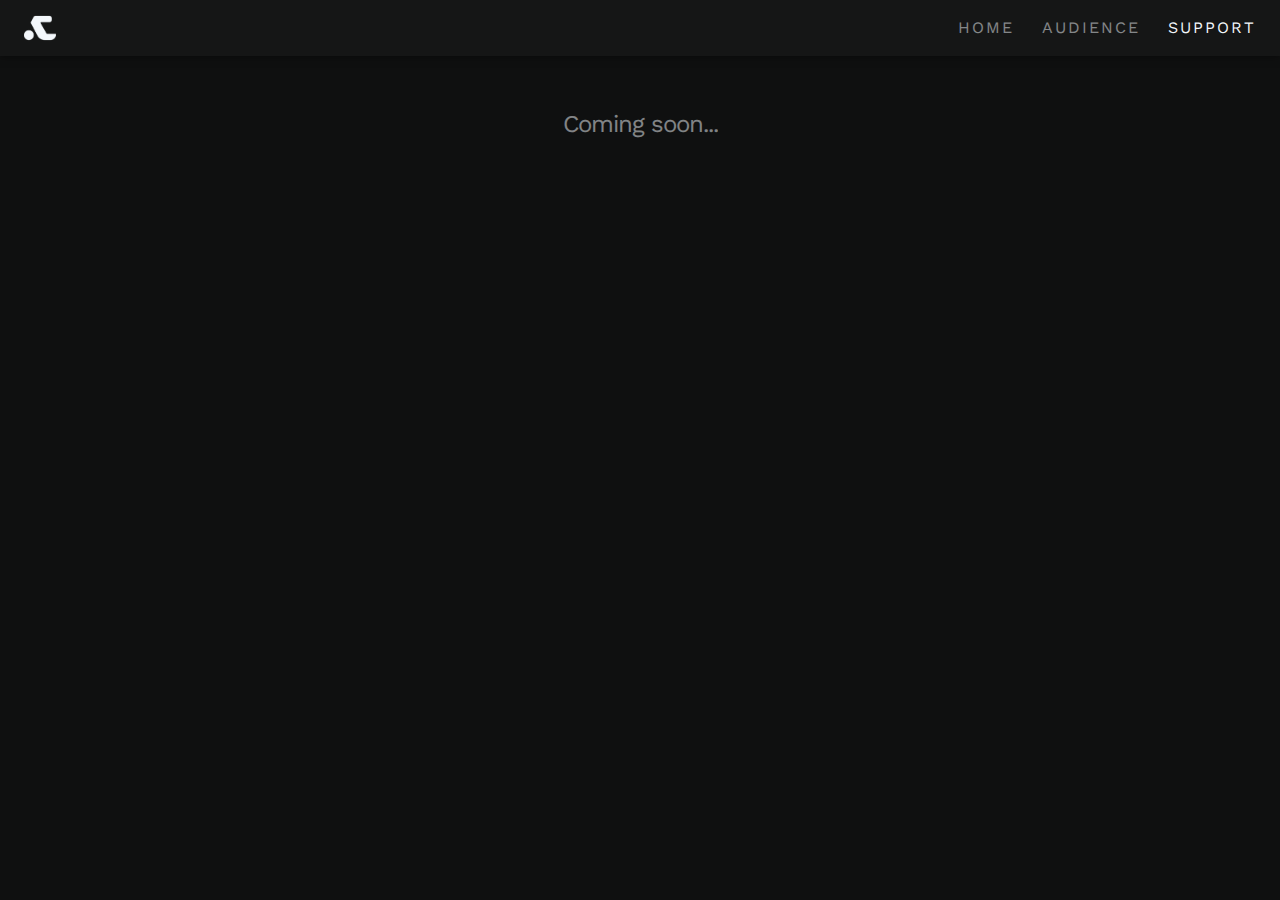
<file: support.html>
<!DOCTYPE html>
<html lang="en" dir="ltr">
	<head>
		<link
			href="https://fonts.googleapis.com/css?family=Work+Sans:300,400,600,700"
			rel="stylesheet"
		/>
		
		<link rel="shortcut icon" href="res/favicon.ico">
		<link rel="stylesheet" href="styles/main.css">
		<meta charset="utf-8">
		<meta name="viewport" content="width=device-width, initial-scale=1">
		<title>The Auxy Collective</title>
	</head>
	
	<body ontouchstart="">
		<header>
			<a href="index.html" id="logo">
				<img src="res/logo.png" alt="The Auxy Collective" />
			</a>
			
			<nav>
				<a href="index.html">Home</a>
				<a href="audience.html">Audience</a>
				<a href="support.html" class="selected">Support</a>
			</nav>
		</header>
		
		<main>
			<h2>Coming soon...</h2>
		</main>
	</body>
</html>
</file>
<file: index.css>
@font-face {
  font-family: 'CartoGothic Std';
  src: url('/resources/fonts/CartoGothicStd-Book.otf');
  font-weight: normal;
}

@font-face {
  font-family: 'CartoGothic Std';
  src: url('/resources/fonts/CartoGothicStd-Bold.otf');
  font-weight: bold;
}

* {
  box-sizing: border-box;
}

html {
  background-color: #0E0E0E;
}

html.FullHeightPage {
  background-color: #272727;
}

body {
  background-color: #0E0E0E;

  margin: 0;
}

body.FullHeightPage {
  background-image: linear-gradient(#1E1E1E, #272727);
}

h1,
h2,
h3,
p,
a,
.Release--newCallout {
  color: #fff;
  text-shadow: 0px -1px 0px rgba(0, 0, 0, 0.05);

  font-family: 'CartoGothic Std', -apple-system, BlinkMacSystemFont, 'Lucida Grande', 'Segoe UI', Roboto,
    Oxygen-Sans, Ubuntu, Cantarell, 'Helvetica Neue', sans-serif;

  margin: 0;
}

h2,
h3,
p,
a,
.Release--newCallout {
  letter-spacing: 0.2px;
}

h1 {
  font-size: 1.5em;
}

h1,
h2,
.Release--newCallout {
  font-weight: bold;
}

h2,
p,
.Release--newCallout {
  font-size: 0.875em;
}

h3 {
  font-size: 0.75em;
  opacity: 0.5;
  text-transform: uppercase;
}

p {
  line-height: 150%;
}

a {
  color: #FF7B00;
}

a:not(.Link):hover {
  color: #FFA900;
}

a:active {
  opacity: 0.5;
}

footer p {
  color: rgba(255, 255, 255, 0.5);
}

/* Container Blocks */
aside {
  margin-left: 20px;

  flex-shrink: 0;
}

aside footer {
  margin-top: 20px;
  visibility: collapse;
}

main > *:not(:last-child) {
  margin-bottom: 20px;
}

.ReleaseGrid,
.AwardsGrid {
  display: grid;

  grid-gap: 36px;
  grid-template-columns: 1fr 1fr 1fr 1fr;

  width: 100%;
}

.PlaylistGrid {
  display: grid;

  grid-gap: 36px;
  grid-template-columns: 1fr 1fr 1fr;

  width: 100%;
}

.AudienceGrid {
  display: grid;

  grid-gap: 40px;
  grid-template-columns: 1fr 1fr;

  width: 100%;
}

.AudienceGrid,
.AwardsGrid {
  margin-bottom: 40px;
}

.Row {
  display: grid;

  grid-gap: 20px;
  grid-template-columns: 1fr 1fr;
}

.Wrapper {
  padding: 40px;

  max-width: 1024px;

  margin: 0 auto;
}

body > .Wrapper {
  display: flex;
}

.playlists {
  height: 100%;
}

/* Hero */
.Hero:not(.audience) {
  background-image: linear-gradient(#1E1E1E, #272727);
}

.Hero--header {
  display: flex;

  align-items: center;
  flex-direction: row;
  justify-content: space-between;

  margin-bottom: 40px;
}

.Hero--content > h1 {
  margin-bottom: 20px;
}

/* Link */
.Link {
  background: rgba(255, 255, 255, 0.25);
  border-radius: 100vh;
  color: #FFFFFF;
  font-size: 0.75em;
  text-decoration: none;

  display: inline-flex;
  align-items: center;

  padding: 3px 3px 3px 8px;
}

.Link:hover {
  background: rgba(255, 255, 255, 0.375);
}

.Link span {
  word-break: break-all;

  margin-right: 5px;
}

.Link img {
  filter: drop-shadow(0px -1px 0px rgba(0, 0, 0, 0.05));

  flex-shrink: 0;

  width: 14px;
  height: 14px;
}

/* Accas Link */
.AccasLink {
  /* background-color: #090909; Standard ACCAs link background */
  /* background-color: #F3F7FB; */
  background-color: #000;
  display: block;
  position: relative;

  height: 68px;

  padding: 10px;
  /* padding: 17px; Standard ACCAs link padding */
}

.AccasLink > img:first-child {
  height: 100%;

  /* filter: invert(100%); December ACCA logo */
}

.AccasLink > img:last-child {
  position: absolute;

  bottom: 5px;
  right: 5px;

  width: 14px;
  height: 14px;
}

.AccasLink__mobile {
  display: none;

  width: 100%;
}

.AccasLink__mobile > img:last-child {
  bottom: 10px;
  right: 10px;

  width: 28px;
  height: 28px;
}

/* Release */
.Release {
  position: relative;
}

.Release--cover {
  position: relative;
  transition: opacity 0.15s linear, transform 0.15s ease-out;
  transform: perspective(100px) translateZ(0px);

  width: 100%;
  height: 100%;
}

.Release--cover,
.Release--details {
  /* Enable 3D acceleration for scale transition */
  backface-visibility: hidden;
  -webkit-backface-visibility: hidden;
  -moz-backface-visibility: hidden;
  -ms-backface-visibility: hidden;

  perspective: 100px;
}

.Release--thumbnail {
  display: block;

  width: 100%;
  height: 100%;
}

.Release--thumbnail img {
  display: block;
  border-radius: 8px;

  width: 100%;
  height: 100%;
}

.Release--playIcon {
  background-image: url('/resources/icons/play.png');
  background-position: center;
  background-repeat: no-repeat;
  background-size: 60px;
  filter: drop-shadow(0 1px 3px rgba(0, 0, 0, 0.4));
  opacity: 0;
  position: absolute;
  transition: opacity 0.15s linear;

  top: 0;
  left: 0;

  width: 100%;
  height: 100%;
}

.Section::after,
.Release--thumbnail::after {
  background-color: transparent;
  box-shadow: 0 1px 3px rgba(0, 0, 0, 0.2),
    0 4px 16px rgba(0, 0, 0, 0.2),
    0 0 0 1px #000,
    inset 0 0 2px rgba(255, 255, 255, 0.15),
    inset 0 1px 0 rgba(255, 255, 255, 0.1);

  content: '';
  pointer-events: none;
  position: absolute;

  top: 0;

  width: 100%;
  height: 100%;
}

.Section::after {
  border-radius: 12px;
}

.Release--thumbnail::after {
  border-radius: 8px;
  transition: background-color 0.15s ease-out;
}

.Release--newCallout {
  background-color: #FFC600;
  background-image: linear-gradient(rgba(255, 255, 255, 0.5), rgba(255, 255, 255, 0.125) 50%, rgba(255, 255, 255, 0) 50%);
  border-radius: 100vh;
  box-shadow: 0 0 0 1.5px #FFF, 0 1px 3px rgba(0, 0, 0, 0.4);
  color: #222;
  position: absolute;
  text-shadow: 0 1px 0 rgba(255, 255, 255, 0.2);
  transform: translate(50%, -50%);

  top: 0;
  right: 0;

  padding: 0 6px;
}

.Release--details {
  display: flex;
  opacity: 0;
  pointer-events: none;
  position: absolute;
  transition: none;

  justify-content: center;
  flex-direction: column;

  top: 0;

  width: 55ch;
  height: 100%;
}

.Release--details-left {
  right: 100%;
}

.Release--details-right {
  left: 100%;
}

.Release:hover .Release--details {
  opacity: 1;
  transition: opacity 0.15s linear, transform 0.15s ease-out;
}

.Release:hover .Release--details-left {
  transform: translateX(-40px);
}

.Release:hover .Release--details-right {
  transform: translateX(40px);
}

.Release--details > *:not(:last-child) {
  margin-bottom: 8px;
}

/* Partner */
.Partner {
  display: flex;

  align-items: top;
  flex-direction: row;
}

.Partner--logo {
  flex-shrink: 0;

  width: 100px;
  height: 100px;

  margin-right: 20px;
}

.Partner--logo img {
  border-radius: 8px;

  box-shadow: 0 1px 3px rgba(0, 0, 0, 0.2), 0 4px 16px rgba(0, 0, 0, 0.2);

  width: 100%;
  height: 100%;
}

.Partner--details {
  max-width: 100%;
}

.Partner--details > *:not(:last-child) {
  margin-bottom: 8px;
}

.Partner--details p {
  /* hyphens: auto; */
  /* word-break: break-all; */
  word-wrap: break-word;
}

/* Award */
.Award--logo {
  display: flex;

  flex-shrink: 0;

  width: 100%;
  height: auto;

  margin-bottom: 20px;
}

.Award--logo img {
  border-radius: 8px;

  box-shadow: 0 1px 3px rgba(0, 0, 0, 0.2), 0 4px 16px rgba(0, 0, 0, 0.2);

  width: 100%;
  height: 206px;
}

.Award--details {
  max-width: 100%;
}

.Award--details > *:not(:last-child) {
  margin-bottom: 8px;
}

/* Section */
.Section {
  background-color: #303030;
  border-radius: 12px;
  position: relative;
}

.Section--content {
  padding: 10px 20px 20px 20px;
}

.Section--content > *:not(:last-child) {
  margin-bottom: 10px;
}

.Section--header {
  background: linear-gradient(rgba(255, 255, 255, 0.115), rgba(255, 255, 255, 0.015) 50%, rgba(255, 255, 255, 0) 50%);
  border-top-left-radius: 12px;
  border-top-right-radius: 12px;
  display: flex;

  align-items: center;

  width: 100%;

  padding: 8px 15px;
}

.Section--header img {
  margin-right: 8px;

  filter: drop-shadow(0px 1px 3px rgba(0, 0, 0, 0.4));
}

.Section--linkGroup {
  display: flex;
}

.Section--linkGroup > .Link:not(:last-child) {
  margin-right: 10px;
}

.audienceColumn--Header {
  width: 30%;
  float: left;
}

.audienceColumn--Content {
  width: 30%;
  float: right;
}

.clear {
  clear: both;
}

.hidden {
  display: none;
}

#Interactive {
  width: 100%;
}

.interactiveButton {
  background-color: #111;
  margin-bottom: 20px;
  padding: 32px 30px;
  width: 100%;
  border-radius: 19px;
  cursor: pointer;
}

.interactiveButton a {
  margin-top: 10px;
}

.interactiveButton p {
  margin-top: 5px;
}

#interactiveCubeImage {
  float: left;
  margin-right: 25px;
}

.interactiveIframe {
  margin-bottom: 20px;
}

.accordionWrapper {
  width: 100%;
  box-sizing: border-box;
}

.accordionItem {
  float: left;
  display: block;
  width: 100%;
  box-sizing: border-box;
}

.accordionItemHeading {
  cursor:pointer;
  margin:0px 0px 10px 0px;
  padding: 3px 8px 3px 8px;
  color:#fff;
  width:100%;
  box-sizing: border-box;
}

.close .accordionItemContent {
  height:0px;
  transition:height 1s ease-out;
  -webkit-transform: scaleY(0);
  -o-transform: scaleY(0);
  -ms-transform: scaleY(0);
  transform: scaleY(0);
  float:left;
  display:block;
}

.open .accordionItemContent {
  padding-top: 20px;
  width: 100%;
  display:block;
  box-sizing: border-box;
}

.accordionItemContent > h1 {
  margin-bottom: 20px;
}

.accordionItemHeading.open {
  text-decoration: underline;
  text-underline-offset: 5px;
  text-decoration-color: white;
  margin:0px;

  -webkit-transition: -webkit-transform 0.4s ease-out;
  -o-transition: -o-transform 0.4s ease;
  -ms-transition: -ms-transform 0.4s ease;
  transition: 0.4s ease;

  position: relative;

  background: rgba(255, 255, 255, 0.25);
  border-radius: 100vh;
  color: #FFFFFF;
  text-decoration: none;

  align-items: center;

  padding: 3px 8px 3px 8px;
}

span {
  font-family: 'CartoGothic Std';
}

@media screen and (max-width: 1014px) {
  .AwardsGrid {
    grid-template-columns: 1fr 1fr 1fr;
  }

  .Award--logo img {
    object-fit: cover;

    height: 200px;
  }
}

@media screen and (min-width: 999px) {
  .ReleaseGrid:hover > .Release:not(:hover) .Release--cover {
    filter: blur(8px);
    opacity: 0.25;
  }

  .PlaylistGrid:hover > .Release:not(:hover) .Release--cover {
    filter: blur(8px);
    opacity: 0.25;
  }

  /* Disable blur in Firefox */
  @-moz-document url-prefix() {
    .ReleaseGrid:hover > .Release:not(:hover) .Release--cover {
      filter: none;
      opacity: 0.125;
    }
  }
}

@media screen and (max-width: 1000px) {
  .ReleaseGrid {
    grid-gap: 30px;
  }

  .Release--details {
    display: none;
  }

  .Row {
    display: block;
  }

  .Row > *:not(:last-child) {
    margin-bottom: 20px;
  }
}

@media screen and (max-width: 823px) {
  body > .Wrapper {
    display: block;
  }

  aside {
    margin-top: 20px;
    margin-left: 0;
  }

  aside > iframe {
    width: 100%;
  }

  main footer {
    display: none;
  }

  aside footer {
    display: block;
    visibility: visible;
  }

  .AudienceGrid {
    grid-template-columns: 1fr;
  }

  .AwardsGrid {
    grid-template-columns: 1fr 1fr;
  }

  .PlaylistGrid {
    grid-template-columns: 1fr 1fr;
  }

  .Award--logo img {
    height: 215px;
  }
}

@media screen and (min-width: 641px) {
  .Release:hover {
    z-index: 1;
  }

  .Release:hover:not(:active) .Release--cover {
    transform: perspective(100px) translateZ(3px);
  }

  .Release:hover .Release--playIcon {
    opacity: 1;
  }

  .Release:hover .Release--thumbnail::after {
    background-color: rgba(255, 255, 255, 0.05);
  }
}

@media screen and (max-width: 640px) {
  h1 {
    font-size: 2em;
  }

  .Award--details h1 {
    font-size: 1.5em;
  }

  h2,
  p,
  .Release--newCallout {
    font-size: 1em;
  }

  .Hero--header {
    margin-bottom: 30px;
  }

  .Link {
    font-size: 0.875em;
  }

  .ReleaseGrid {
    grid-template-columns: 1fr 1fr;
  }

  .Wrapper {
    padding: 30px;
  }

  .AccasLink {
    display: none;
  }

  .AccasLink__mobile {
    display: block;
  }

  .AwardsGrid {
    grid-template-columns: 1fr;
  }

  .PlaylistGrid {
    grid-template-columns: 1fr;
  }

  .Award--logo {
    width: 250px;
  }

  .Award--logo img {
    height: 175px;
  }

  .Section--linkGroup {
    flex-direction: column;
    align-items: flex-start;
  }

  .Section--linkGroup > .Link:not(:last-child) {
    margin-right: 0;
    margin-bottom: 10px;
  }

  #Interactive {
    display: none;
  }
}

@supports (-webkit-touch-callout: none) {
  #Interactive {
    display: none;
  }
}
</file>
<file: slideshow.css>
* {box-sizing:border-box}

/* Slideshow container */
.slideshow-container {
  max-width: 1000px;
  position: relative;
  margin: auto;
}

/* Hide the images by default */
.mySlides {
  display: none;
}

/* Next & previous buttons */
.prev, .next {
  cursor: pointer;
  position: absolute;
  top: 50%;
  width: auto;
  margin-top: -26px;
  padding: 12px 20px;
  color: white;
  font-weight: bold;
  font-size: 18px;
  transition: 0.2s ease;
  border-radius: 100px;
  user-select: none;
  background-color: rgba(0,0,0,0.4);
}

/* Position the "next button" to the right */
.next {
  right: 0;
  border-radius: 100px;
}

/* On hover, add a black background color with a little bit see-through */
.prev:hover, .next:hover {
  background-color: rgba(0,0,0,1);
}

/* Caption text */
.text {
  color: #f2f2f2;
  font-size: 15px;
  padding: 8px 12px;
  position: absolute;
  bottom: 8px;
  width: 100%;
  text-align: center;
}

/* Number text (1/3 etc) */
.numbertext {
  color: #f2f2f2;
  font-size: 12px;
  padding: 8px 12px;
  position: absolute;
  top: 0;
}

/* The dots/bullets/indicators */
.dot {
  cursor: pointer;
  height: 12px;
  width: 12px;
  margin: 0 2px;
  background-color: #717171;
  border-radius: 50%;
  display: inline-block;
  transition: background-color 0.6s ease;
}

.dots {
  margin-top: 12px;
  margin-bottom: -12px;
}

.active, .dot:hover {
  background-color: #bbb;
}
</file>
<file: styles/main.css>
a,
button,
h1,
h2,
h3,
p {
	color: #f3f7fb;
	font-family: 'Work Sans';
	font-weight: 400;
	letter-spacing: -1px;
	line-height: 1;
	text-align: center;
	
	margin: 0;
}

button,
div,
header {
	box-sizing: border-box;
}

html,
body {
	width: 100%;
	height: 100%;
}

body {
	background-color: #0f1010;
	
	margin: 0;
}

header {
	background-color: #151616;
	box-shadow: 0px 0px 8px rgba(0, 0, 0, 0.5);
	display: flex;
	
	align-items: center;
	flex-shrink: 0;
	justify-content: space-between;
	
	height: 56px;
	
	padding: 12px 24px;
}

header > a,
header > a img {
	height: 100%;
}

a,
img {
	-webkit-user-drag: none;
}

nav a {
	display: inline-block;
	letter-spacing: 2px;
	text-transform: uppercase;
	
	margin-left: 24px;
}

nav a.selected {
	opacity: 1;
}

main {
	display: flex;
	
	align-items: center;
	flex-direction: column;
	flex-grow: 1;
	
	margin: 56px 24px 0px 24px;
}

h1 {
	font-size: 48px;
	
	margin-bottom: 16px;
}

h2 {
	opacity: 0.5;
	
	max-width: 820px;
}

h3 {
	font-size: 24px;
}

#subheader-line-break {
	display: none;
}

p {
	line-height: 1.2;
}

article.links {
	display: flex;
	
	justify-content: space-around;
	
	margin: 56px 0px;
}

article.links section {
	display: flex;
	text-align: center;
	
	align-items: center;
	flex-direction: column;
	
	padding: 0px 56px;
	
	width: 300px;
}

article.links section p,
h2,
nav a {
	opacity: 0.5;
}

article.links section a {
	margin-bottom: 12px;
}

a.button,
nav a {
	text-decoration: none;
}

a.button,
button {
	background: linear-gradient(#323439, #212328);
	box-shadow: 0px 1px 1px rgba(255, 255, 255, 0.1) inset,
	            0px 2px 4px rgba(0, 0, 0, 0.5);
	border-radius: 6px;
	
	padding: 12px;
}
a,
button {
	user-select: none;
	
	-webkit-tap-highlight-color: transparent;
	-webkit-user-select: none;
}

a.button,
button {
	transform: perspective(400px) translateZ(0px);
	transition: opacity 0.05s linear, transform 0.2s ease;
}

button,
main a,
p {
	font-size: 20px;
}

a.button:hover,
button:hover {
	transform: perspective(400px) translateZ(24px);
}

a:active {
	opacity: 0.75;
}

button {
	border: none;
	outline: none;
}

button:hover:active {
	opacity: 0.5;
}

@media (hover: none) {
	a:hover:not(:active),
	button:hover:not(:active) {
		transform: perspective(400px) translateZ(0px);
	}
}

@media only screen and (max-width: 852px) {
	#subheader-line-break {
		display: block;
	}
}

@media only screen and (max-width: 827px) {
	article.links section {
		padding: 0px 48px;
		
		width: 256px;
	}
}

@media only screen and (max-width: 700px) {
	article.links {
		flex-direction: column;
	}
	
	article.links section {
		box-sizing: border-box;
		
		margin-bottom: 56px;
		
		padding: 0;
		
		max-width: 450px;
		width: 100%;
	}
	
	article.links section:last-child {
		margin-bottom: 0;
	}
}

@media only screen and (max-width: 420px) {
	header {
		height: auto;
		
		flex-direction: column;
	}
	
	header > a {
		margin-bottom: 12px;
		margin-right: 0;
	}
	
	header > a img {
		height: 56px;
	}
	
	nav a {
		letter-spacing: 0;
		
		margin-left: 12px;
	}
	
	nav a:first-child {
		margin-left: 0;
	}
	
	h1 {
		font-size: 44px;
	}
	
	h2 {
		font-size: 17px;
		
		padding: 0px 12px;
	}
	
	p {
		font-size: 17px;
	}
}

@media only screen and (max-width: 343px) {
	#subheader-line-break {
		display: none;
	}
}

@media only screen and (max-width: 296px) {
	nav {
		display: flex;
		
		flex-direction: column;
	}
	
	nav a {
		margin: 0;
	}
}
</file>
